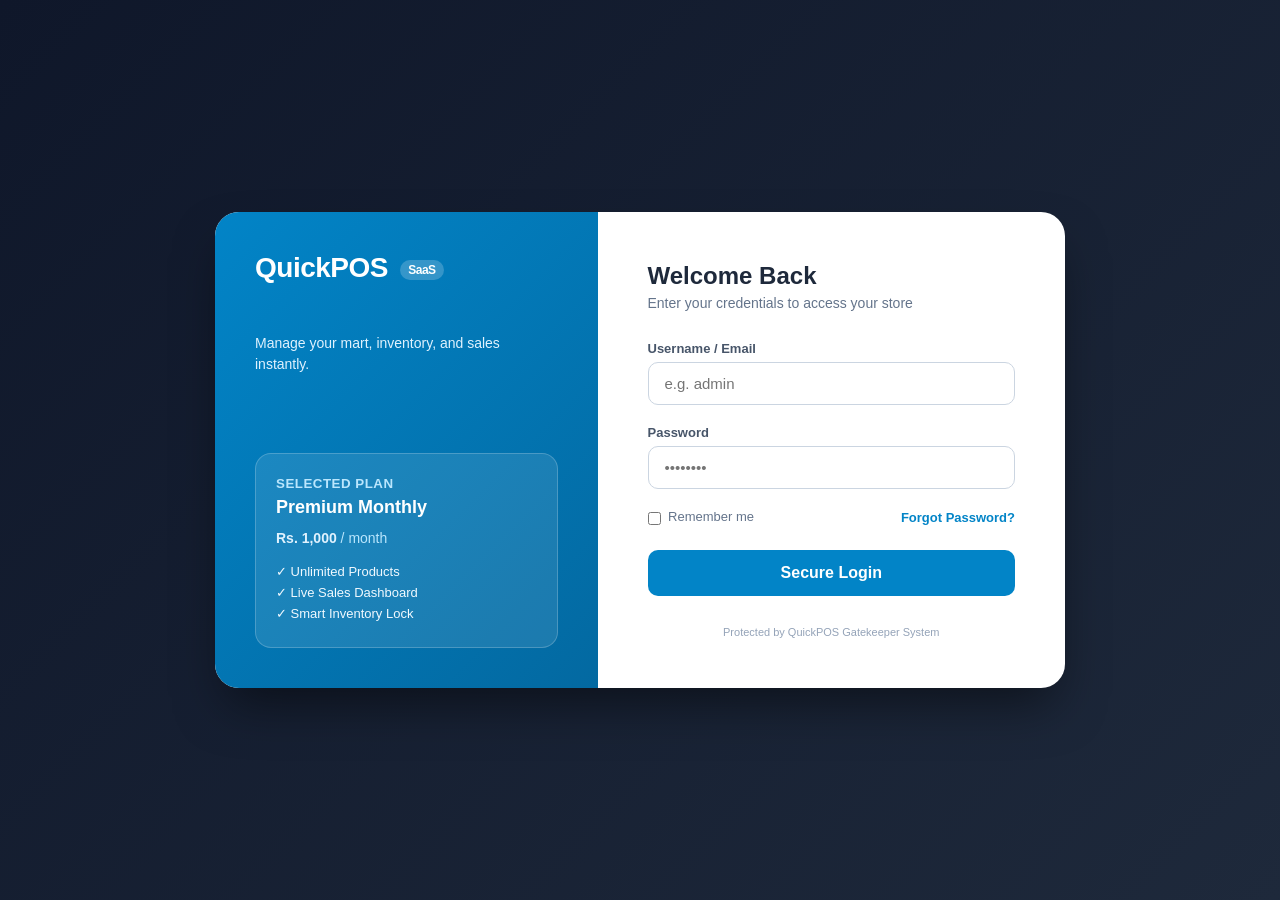
<file: POS-System/index.html>
<!doctype html>
<html lang="en">
  <head>
    <script>
      if (!localStorage.getItem('currentUserRole')) {
        window.location.href = 'Login_Page/login.html'
      }
    </script>
    <meta charset="UTF-8" />
    <meta name="viewport" content="width=device-width, initial-scale=1.0" />
    <title>SaaS POS - Sales Screen</title>
    <link rel="stylesheet" href="style.css" />
  </head>
  <body>
    <!-- Main Container jo saari screen ko control karega -->
    <div class="pos-container">
      <!-- 1. SIDEBAR (Navigation Options) -->
      <aside class="sidebar">
        <div class="logo">
          <h2>QuickPOS</h2>
        </div>
        <nav class="nav-links">
          <a href="#" class="active">New Sales</a>
          <a href="inventory/inventory.html" class="nav-inventory">Inventory</a>
          <a href="#" class="nav-sales">Sales</a>
          <a href="#" class="nav-setting">Setting</a>
          <a href="#" class="nav-logout" onclick="logoutUser()" style="margin-top: auto; color: #ef4444; font-weight: 600;">Logout</a>
        </nav>
      </aside>

      <!-- 2. PRODUCT SECTION (Main Center Panel) -->
      <main class="main-content">
        <header class="top-bar">
          <input
            type="text"
            placeholder="Search product by name or barcode..."
          />
        </header>

        <section
          class="products-grid"
          style="
            display: grid !important;
            grid-template-columns: repeat(
              auto-fill,
              minmax(180px, 1fr)
            ) !important;
            gap: 20px;
          "
        >
          <!-- Abhi Sample k liy 3 product cards add kr raha huu -->
          <div class="product-card">
            <h3>Cold Drinks</h3>
            <p class="price">Rs. 120</p>
          </div>
          <div class="product-card">
            <h3>White Bread</h3>
            <p class="price">Rs. 150</p>
          </div>
          <div class="product-card">
            <h3>Potato Chips</h3>
            <p class="price">Rs. 60</p>
          </div>
        </section>
      </main>

      <!-- 3. BILLING PANEL(Right Side Panel) -->
      <section class="billing-panel">
        <h2>Current Order</h2>

        <!-- Cart item List -->
        <div class="cart-item">
          <p style="color: #888; text-align: center; margin-top: 20px">
            Cart is empty
          </p>
        </div>

        <!-- Summary Table -->
        <div class="bill-summary">
          <div class="summary-row">
            <span>Subtotal:</span>
            <span>Rs. 0</span>
          </div>
          <div class="summary-row font-bold">
            <span>Total Bill:</span>
            <span>Rs. 0</span>
          </div>
        </div>

        <button class="checkout-btn" onclick="printInvoice()">Checkout & Print</button>
      </section>
    </div>

    <div id="securityModal" class="sec-modal-overlay">
    <div class="sec-modal-box">
        <div class="sec-modal-icon">🔒</div>
        <h3>Access Denied!</h3>
        <p>Aap is page ko direct access nahi kar sakte. Pehle secure login zaroori hai.</p>
        <button onclick="goToLogin()" class="sec-modal-btn">Go to Login Page</button>
    </div>
</div>

<div id="toastNotification" class="toast-box">
    <span class="toast-icon">✨</span>
    <span id="toastMessage" class="toast-text">Product Scanned!</span>
</div>

    <script src="script.js"></script>
  </body>
</html>
</file>
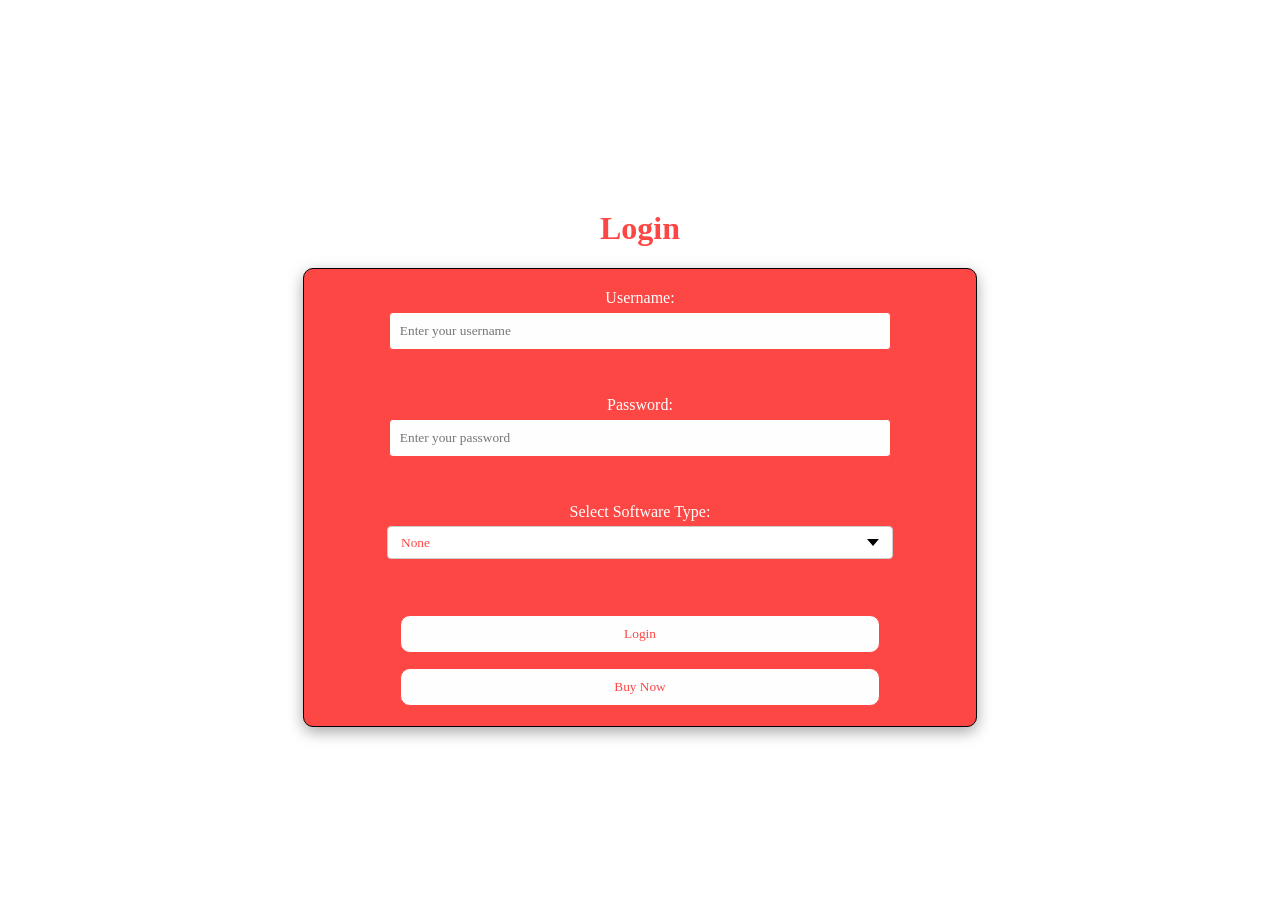
<file: login.html>
<!doctype html>
<html lang="en">
  <head>
    <meta charset="UTF-8" />
    <meta name="viewport" content="width=device-width, initial-scale=1.0" />
    <title>login</title>
    <link rel="stylesheet" href="style.css" />
  </head>
  <body>
    <div class="container">
      <h1>Login</h1>
      <form action="/login" method="post">
        <label for="username">Username:</label>
        <input
          type="text"
          id="username"
          name="username"
          placeholder="Enter your username"
          required
        /><br /><br />
        <label for="password">Password:</label>
        <input
          type="password"
          id="password"
          name="password"
          placeholder="Enter your password"
          required
        /><br /><br />
        <label for="softtype">Select Software Type:</label>
        <select name="software" id="softtype" required>
          <option value="none">None</option>
          <option value="school">School Software</option>
          <option value="factory">Factory Software</option>
          <option value="local">Local Software</option>
        </select>
        <br /><br />
        <input id="login-btn" type="submit" value="Login" />
        <input
        id="buy-btn"
          type="button"
          value="Buy Now"
          onclick="window.location.href = '/purchase'"
        />
      </form>
    </div>
  </body>
</html>
</file>
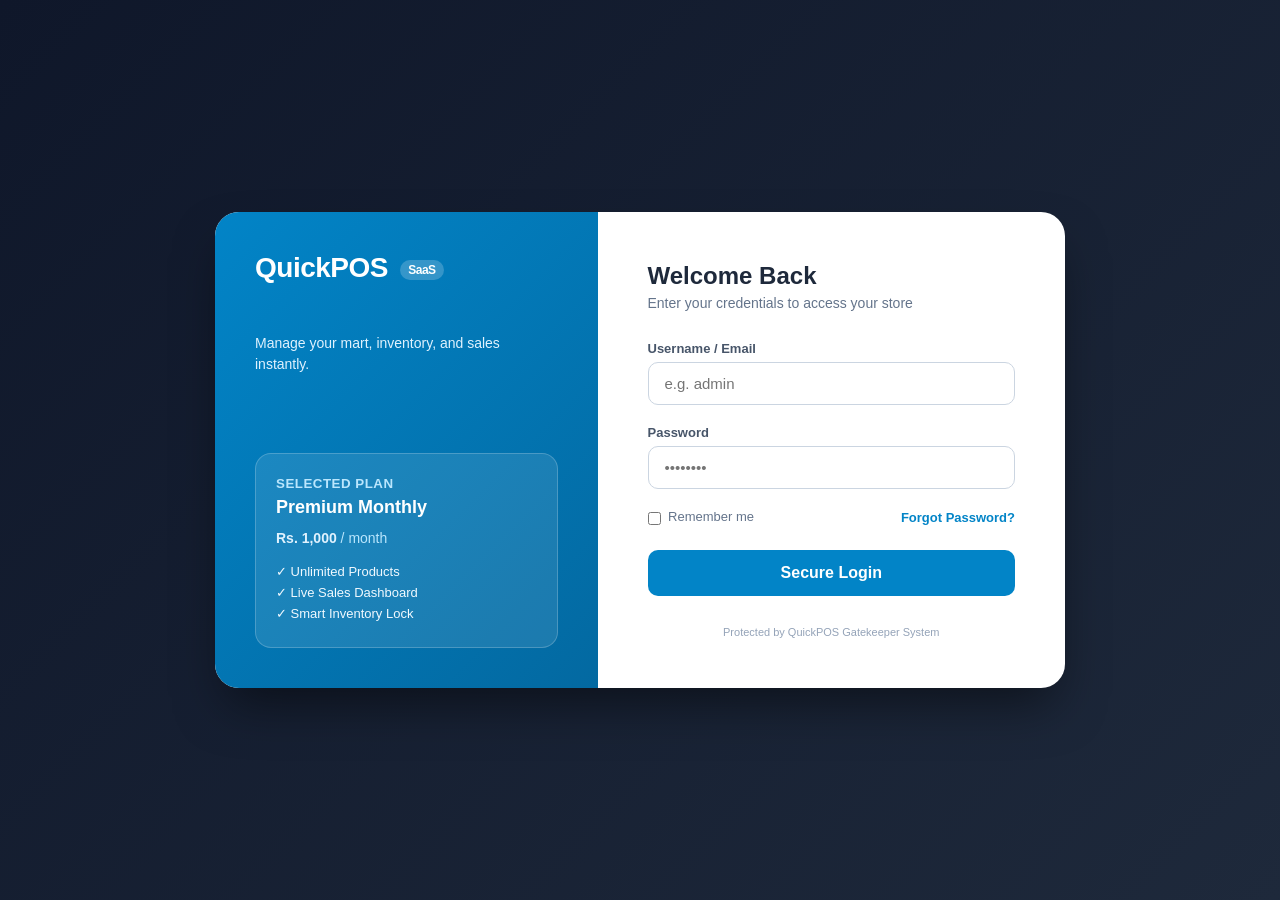
<file: POS-System/Login_Page/login.html>
<!DOCTYPE html>
<html lang="en">
<head>
    <meta charset="UTF-8">
    <meta name="viewport" content="width=device-width, initial-scale=1.0">
    <title>QuickPOS - Login & Subscription</title>
    <link rel="stylesheet" href="login_style.css">
</head>
<body class="login-body">

    <div class="login-container">
        <div class="brand-section">
            <h2>QuickPOS <span class="saas-badge">SaaS</span></h2>
            <p>Manage your mart, inventory, and sales instantly.</p>
            
            <div class="plan-card">
                <small>Selected Plan</small>
                <h3>Premium Monthly</h3>
                <p class="plan-price">Rs. 1,000 <span>/ month</span></p>
                <ul class="plan-features">
                    <li>✓ Unlimited Products</li>
                    <li>✓ Live Sales Dashboard</li>
                    <li>✓ Smart Inventory Lock</li>
                </ul>
            </div>
        </div>

        <div class="form-section">
            <h3>Welcome Back</h3>
            <p class="subtitle">Enter your credentials to access your store</p>

            <form id="loginForm">
                <div class="input-group">
                    <label>Username / Email</label>
                    <input type="text" id="username" placeholder="e.g. admin" required>
                </div>

                <div class="input-group">
                    <label>Password</label>
                    <input type="password" id="password" placeholder="••••••••" required>
                </div>

                <div class="remember-row">
                    <label><input type="checkbox"> Remember me</label>
                    <a href="#">Forgot Password?</a>
                </div>

                <button type="submit" class="login-btn">Secure Login</button>
            </form>
            
            <p class="footer-text">Protected by QuickPOS Gatekeeper System</p>
        </div>
    </div>

    <div id="customModal" class="modal-overlay">
        <div class="modal-box">
            <div id="modalIcon" class="modal-icon"></div>
            <h3 id="modalTitle">Notification</h3>
            <p id="modalMessage">Message goes here...</p>
            <button onclick="closeModal()" class="modal-btn">Okay</button>
        </div>
    </div>

    <div id="invoiceReceipt" class="print-receipt">
    <div class="receipt-header">
        <h2>QUICKPOS MART</h2>
        <p>Main Bazar, Gujranwala, Pakistan</p>
        <p>Phone: 0300-1234567</p>
        <p class="receipt-divider">--------------------------------</p>
    </div>
    
    <div class="receipt-info">
        <p><strong>Date:</strong> <span id="receiptDate">12/05/2026</span></p>
        <p><strong>Cashier:</strong> <span id="receiptCashier">Worker</span></p>
        <p><strong>Bill No:</strong> #<span id="receiptInvoiceNo">1001</span></p>
        <p class="receipt-divider">--------------------------------</p>
    </div>

    <table class="receipt-table">
        <thead>
            <tr>
                <th style="text-align: left;">Item</th>
                <th>Qty</th>
                <th style="text-align: right;">Price</th>
            </tr>
        </thead>
        <tbody id="receiptItems">
            <tr>
                <td>Cold Drink 1L</td>
                <td style="text-align: center;">2</td>
                <td style="text-align: right;">Rs. 240</td>
            </tr>
        </tbody>
    </table>

    <div class="receipt-summary">
        <p class="receipt-divider">--------------------------------</p>
        <p>Total Items: <span id="receiptTotalItems">2</span></p>
        <h3>Grand Total: Rs. <span id="receiptGrandTotal">240</span></h3>
        <p class="receipt-divider">--------------------------------</p>
    </div>

    <div class="receipt-footer">
        <p>Thank You For Shopping!</p>
        <p>Software Powered by QuickPOS SaaS</p>
    </div>
</div>

    <script src="login_script.js"></script>
</body>
</html>
</file>
<file: POS-System/style.css>
/* Reset and Base Style */
* {
  margin: 0;
  padding: 0;
  box-sizing: border-box;
  font-family: "Segoe UI", Tahoma, Geneva, Verdana, sans-serif;
}
body {
  background-color: #f4f6f9;
  color: #333;
  height: 100vh;
  overflow: hidden;
}

/* 2. Main Container layout (flexbox Magic) */
.pos-container {
  display: flex;
  width: 100vw;
  height: 100vh;
}

/* 3. Sidebar style */
.sidebar {
  width: 250px;
  background-color: #1e293b;
  color: #fff;
  padding: 20px;
  display: flex;
  flex-direction: column;
  gap: 30px;
}
.logo h2 {
  font-size: 24px;
  text-align: center;
  color: #38bdf8;
}
.nav-links {
  display: flex;
  flex-direction: column;
  gap: 10px;
  width: 100%;
}
.nav-links a {
  display: block;
  color: #cbd5e1;
  text-decoration: none;
  padding: 12px 15px;
  border-radius: 8px;
  font-weight: 500;
}
.nav-links a.active,
.nav-links a:hover {
  background-color: #334155;
  color: #fff;
}

.nav-logout {
  border-radius: 12px;
  padding: 12px 20px;
  display: flex;
  align-items: center;
  text-decoration: none;
  transition: all 02s ease;
}
.nav-logout:hover {
  background: #fee2e2;
  padding-left: 25px;
}
/* 4. Center Product section */
.main-content {
  flex: 1;
  padding: 20px;
  display: flex;
  flex-direction: column;
  gap: 20px;
  background-color: #f8fafc;
  min-width: 0;
}

/* Search Bar Container */
.top-bar input {
  width: 100%;
  padding: 12px 20px;
  font-size: 16px;
  border: 1px solid #cbd5e1;
  border-radius: 8px;
  outline: none;
  background-color: #fff;
}
.top-bar input:focus {
  border-color: #38bdf8;
  box-shadow: 0 0 5px rgba(56, 189, 248, 0.3);
}

/* Product Grid Layout */
.products-grid {
  display: grid;
  grid-template-columns: repeat(auto-fill, minmax(180px, 1fr));
  gap: 20px;
  overflow-y: auto;
}

/* Individual Product card */
.product-card {
  background-color: #fff;
  padding: 20px;
  margin-top: 5px;
  border-radius: 12px;
  text-align: center;
  border: 1px solid #e2e8f0;
  cursor: pointer;
  transition:
    transform 0.2s,
    box-shadow 0.2s;
}

.product-card:hover {
  transform: translateY(-5px);
  box-shadow: 0 10px 15px -3px rgba(0, 0, 0, 0.1);
  border-color: #38bdf8;
}

.product-card h3 {
  font-size: 18px;
  color: #1e293b;
  margin-bottom: 8px;
}
.product-card .price {
  font-weight: 600;
  color: #0284c7;
}

/* Right side billing panel */

.billing-panel {
  width: 350px;
  background-color: #fff;
  border-left: 1px solid #e2e8f0;
  padding: 20px;
  display: flex;
  flex-direction: column;
  justify-content: space-between;
  height: 100%;
}
.billing-panel h2 {
  font-size: 20px;
  color: #1e293b;
  margin-bottom: 15px;
  border-bottom: 2px solid #f1f5f9;
  padding-bottom: 10px;
}

/* cart item container  */
.cart-item {
  flex: 1;
  overflow-y: auto;
}

/* Bill summary (Subtotal, total) */

.bill-summary {
  background-color: #f8fafc;
  padding: 15px;
  border-radius: 8px;
  margin-bottom: 15px;
  display: flex;
  flex-direction: column;
  gap: 10px;
}
.summary-row {
  display: flex;
  justify-content: space-between;
  font-size: 15px;
  color: #64748b;
}
.font-bold {
  font-weight: 700;
  color: #1e293b;
  font-size: 18px;
  border-top: 1px dashed #cbd5e1;
  padding-top: 10px;
}

/* Checkout Button */
.checkout-btn {
  width: 100%;
  background-color: #10b981;
  color: white;
  border: none;
  padding: 15px;
  font-size: 16px;
  font-weight: 600;
  border-radius: 8px;
  cursor: pointer;
  transition: background-color 0.2s;
}
.checkout-btn:hover {
  background-color: #059669;
}

/* Toast Notification Main Style */
.toast-box {
    position: fixed;
    bottom: 30px;
    right: -400px; /* Shuru mein yeh screen se baahir (chhipa) rahega */
    background: #0f172a; /* Dark sleek premium color */
    color: white;
    padding: 16px 24px;
    border-radius: 12px;
    box-shadow: 0 10px 15px -3px rgba(0, 0, 0, 0.3);
    display: flex;
    align-items: center;
    gap: 12px;
    font-weight: 600;
    font-size: 15px;
    transition: all 0.4s cubic-bezier(0.68, -0.55, 0.27, 1.55); /* Smooth slide animation */
    z-index: 99999;
    border-left: 4px solid #22c55e; /* Green success bar on left side */
}

/* Jab JavaScript is class ko add karegi toh toast screen ke andar slide karega */
.toast-box.show {
    right: 30px !important; /* Screen ke andar 30px corner par aa jayega */
}

.toast-icon {
    font-size: 20px;
}
.toast-text {
    letter-spacing: 0.3px;
}
</file>
<file: style.css>
body {
    text-align: center;
    font-family: cursive;
    color: #FD4744;
}
.container {
    display: flex;
    flex-direction: column;
    align-items: center;
    justify-content: center;
    height: 100vh;
}
form {
    display: flex;
    flex-direction: column;
    align-items: center;
    justify-content: center;
    gap: 5px;
    border: 1px solid black;
    padding: 20px;
    border-radius: 10px;
    width: 50%;
    box-shadow: rgba(0, 0, 0, 0.35) 0px 5px 15px;
    background-color: #FD4744;
    color: white;
}
input {
    padding: 10px;
    width: 200px;
    background-color: #FEFEFE;
    color: #FD4744;
    border: 1px solid #FD4744;
    border-radius: 4px;
    font-family: cursive;
    width: 76%;
}
input:focus {
    outline: 3px solid rgba(255, 255, 255, 0.977);
    outline-offset: 2px;
}
select {
    padding: 10px;
    width: 220px;
    background-color: #FEFEFE;
    color: #FD4744;
    border: 1px solid #FD4744;
    border-radius: 4px;
    font-family: cursive;
    width: 80%;
}
#login-btn, #buy-btn {
    padding: 10px 20px;
    background-color: #FEFEFE;
    color: #FD4744;
    border: 1px solid #FD4744;
    border-radius: 10px;
    font-family: cursive;
    cursor: pointer;
    margin-top: 10px;
}
#login-btn:hover, #buy-btn:hover {
    background-color: #FD4744;
    color: #FEFEFE;
    border: 1px solid #FEFEFE;
}
#softtype {
    -webkit-appearance: none; -moz-appearance: none; appearance: none;
    padding: 0.5rem 2.2rem 0.5rem 0.8rem;
    border: 1px solid #ccc;
    border-radius: 4px;
    background-color: #fff;
    background-image: url("data:image/svg+xml;utf8,<svg xmlns='http://www.w3.org/2000/svg' viewBox='0 0 10 6'><path fill='currentColor' d='M0 0l5 6 5-6z'/></svg>");
    background-repeat: no-repeat;
    background-position: right 0.8rem center;
    background-size: 0.9em;
    color: #FD4744;
}
#softtype::-ms-expand {
    display: none;
}
#softtype-select:focus {
    outline: 3px solid rgba(255, 255, 255, 0.977);
    outline-offset: 3px;
}
</file>
<file: POS-System/Login_Page/login_style.css>
* {
    margin: 0;
    padding: 0;
    box-sizing: border-box;
    font-family: 'Segoe UI', Tahoma, Geneva, Verdana, sans-serif;
}

.login-body {
    background: linear-gradient(135deg, #0f172a 0%, #1e293b 100%);
    min-height: 100vh;
    display: flex;
    justify-content: center;
    align-items: center;
    padding: 20px;
}

.login-container {
    background: #ffffff;
    width: 100%;
    max-width: 850px;
    border-radius: 24px;
    overflow: hidden;
    display: flex;
    box-shadow: 0 25px 50px -12px rgba(0, 0, 0, 0.5);
}

/* Left Brand Section */
.brand-section {
    background: linear-gradient(135deg, #0284c7 0%, #0369a1 100%);
    color: #ffffff;
    width: 45%;
    padding: 40px;
    display: flex;
    flex-direction: column;
    justify-content: space-between;
}

.brand-section h2 {
    font-size: 28px;
    font-weight: 800;
    letter-spacing: -0.5px;
}

.saas-badge {
    font-size: 12px;
    background: rgba(255, 255, 255, 0.2);
    padding: 3px 8px;
    border-radius: 12px;
    vertical-align: middle;
    margin-left: 5px;
}

.brand-section p {
    color: #e0f2fe;
    font-size: 14px;
    line-height: 1.5;
    margin-top: 10px;
}

.plan-card {
    background: rgba(255, 255, 255, 0.1);
    border: 1px solid rgba(255, 255, 255, 0.2);
    border-radius: 16px;
    padding: 20px;
    margin-top: 40px;
}

.plan-card small {
    color: #bae6fd;
    text-transform: uppercase;
    font-weight: 700;
    letter-spacing: 0.5px;
}

.plan-card h3 {
    margin: 5px 0;
    font-size: 18px;
}

.plan-price {
    font-size: 24px;
    font-weight: 700;
    margin-bottom: 15px;
}

.plan-price span {
    font-size: 14px;
    font-weight: 400;
    color: #bae6fd;
}

.plan-features {
    list-style: none;
    font-size: 13px;
    color: #f0f9ff;
}

.plan-features li {
    margin-bottom: 6px;
}

/* Right Form Section */
.form-section {
    width: 55%;
    padding: 50px;
    display: flex;
    flex-direction: column;
    justify-content: center;
}

.form-section h3 {
    font-size: 24px;
    color: #1e293b;
    font-weight: 700;
}

.subtitle {
    color: #64748b;
    font-size: 14px;
    margin-top: 5px;
    margin-bottom: 30px;
}

.input-group {
    margin-bottom: 20px;
}

.input-group label {
    display: block;
    font-size: 13px;
    font-weight: 600;
    color: #475569;
    margin-bottom: 6px;
}

.input-group input {
    width: 100%;
    padding: 12px 16px;
    border: 1px solid #cbd5e1;
    border-radius: 10px;
    font-size: 15px;
    color: #1e293b;
    transition: all 0.2s;
}

.input-group input:focus {
    outline: none;
    border-color: #0284c7;
    box-shadow: 0 0 0 3px rgba(2, 132, 199, 0.1);
}

.remember-row {
    display: flex;
    justify-content: space-between;
    align-items: center;
    font-size: 13px;
    color: #64748b;
    margin-bottom: 25px;
}

.remember-row input {
    margin-right: 4px;
    vertical-align: middle;
}

.remember-row a {
    color: #0284c7;
    text-decoration: none;
    font-weight: 600;
}

.login-btn {
    width: 100%;
    background: #0284c7;
    color: white;
    border: none;
    padding: 14px;
    border-radius: 10px;
    font-size: 16px;
    font-weight: 600;
    cursor: pointer;
    transition: background 0.2s;
}

.login-btn:hover {
    background: #0369a1;
}

.footer-text {
    text-align: center;
    font-size: 11px;
    color: #94a3b8;
    margin-top: 30px;
}

/* Custom Popup Modal Styles */
.modal-overlay {
    position: fixed;
    top: 0;
    left: 0;
    width: 100%;
    height: 100%;
    background: rgba(15, 23, 42, 0.7);
    backdrop-filter: blur(5px);
    display: flex;
    justify-content: center;
    align-items: center;
    opacity: 0;
    pointer-events: none;
    transition: all 0.3s ease;
    z-index: 999;
}

.modal-overlay.active {
    opacity: 1;
    pointer-events: auto;
}

.modal-box {
    background: white;
    padding: 30px;
    border-radius: 20px;
    width: 90%;
    max-width: 400px;
    text-align: center;
    box-shadow: 0 20px 25px -5px rgba(0, 0, 0, 0.1);
    transform: scale(0.8);
    transition: all 0.3s ease;
}

.modal-overlay.active .modal-box {
    transform: scale(1);
}

.modal-icon {
    font-size: 40px;
    margin-bottom: 15px;
}

#modalTitle {
    font-size: 20px;
    color: #1e293b;
    margin-bottom: 10px;
}

#modalMessage {
    color: #64748b;
    font-size: 14px;
    margin-bottom: 20px;
    line-height: 1.6;
}

.modal-btn {
    background: #0284c7;
    color: white;
    border: none;
    padding: 10px 25px;
    border-radius: 8px;
    font-weight: 600;
    cursor: pointer;
    transition: background 0.2s;
}

.modal-btn:hover {
    background: #0369a1;
}

@media (max-width: 768px) {
    .login-container {
        flex-direction: column;
    }
    .brand-section, .form-section {
        width: 100%;
    }
}

/* Normal Screen pr Invoice ko chhupa do */
.print-receipt {
    display: none;
}

/* 🚨 PRINTING JADU: Jb print command chali gi tab kya hoga */
@media print {
    /* 1. Poori website ke main layout, sidebar aur cart ko hide kr do */
    body * {
        visibility: hidden;
    }
    
    /* 2. Sirf Invoice wale section ko active aur visible karo */
    #invoiceReceipt, #invoiceReceipt * {
        visibility: visible;
    }
    
    /* 3. Invoice ko page ke bilkul top-left pr fix karo */
    #invoiceReceipt {
        display: block !important;
        position: absolute;
        left: 0;
        top: 0;
        width: 80mm; /* Thermal receipt standard sizing */
        padding: 5mm;
        font-family: 'Courier New', Courier, monospace; /* Bill standard font */
        color: #000;
    }

    /* Extra borders aur margins saaf krna print ke liye */
    @page {
        margin: 0;
    }
}

/* Invoice ke internal designs (sirf print layout ke liye) */
.receipt-header { text-align: center; }
.receipt-header h2 { margin: 0; font-size: 18px; font-weight: bold; }
.receipt-header p { margin: 2px 0; font-size: 12px; }
.receipt-info p { margin: 3px 0; font-size: 12px; }
.receipt-divider { font-weight: bold; margin: 5px 0; text-align: center; }
.receipt-table { width: 100%; border-collapse: collapse; font-size: 12px; margin: 10px 0; }
.receipt-table th { border-bottom: 1px dashed #000; padding: 5px 0; }
.receipt-table td { padding: 5px 0; }
.receipt-summary { text-align: right; font-size: 13px; }
.receipt-summary h3 { font-size: 16px; margin-top: 5px; font-weight: bold; }
.receipt-footer { text-align: center; margin-top: 15px; font-size: 11px; }
</file>
